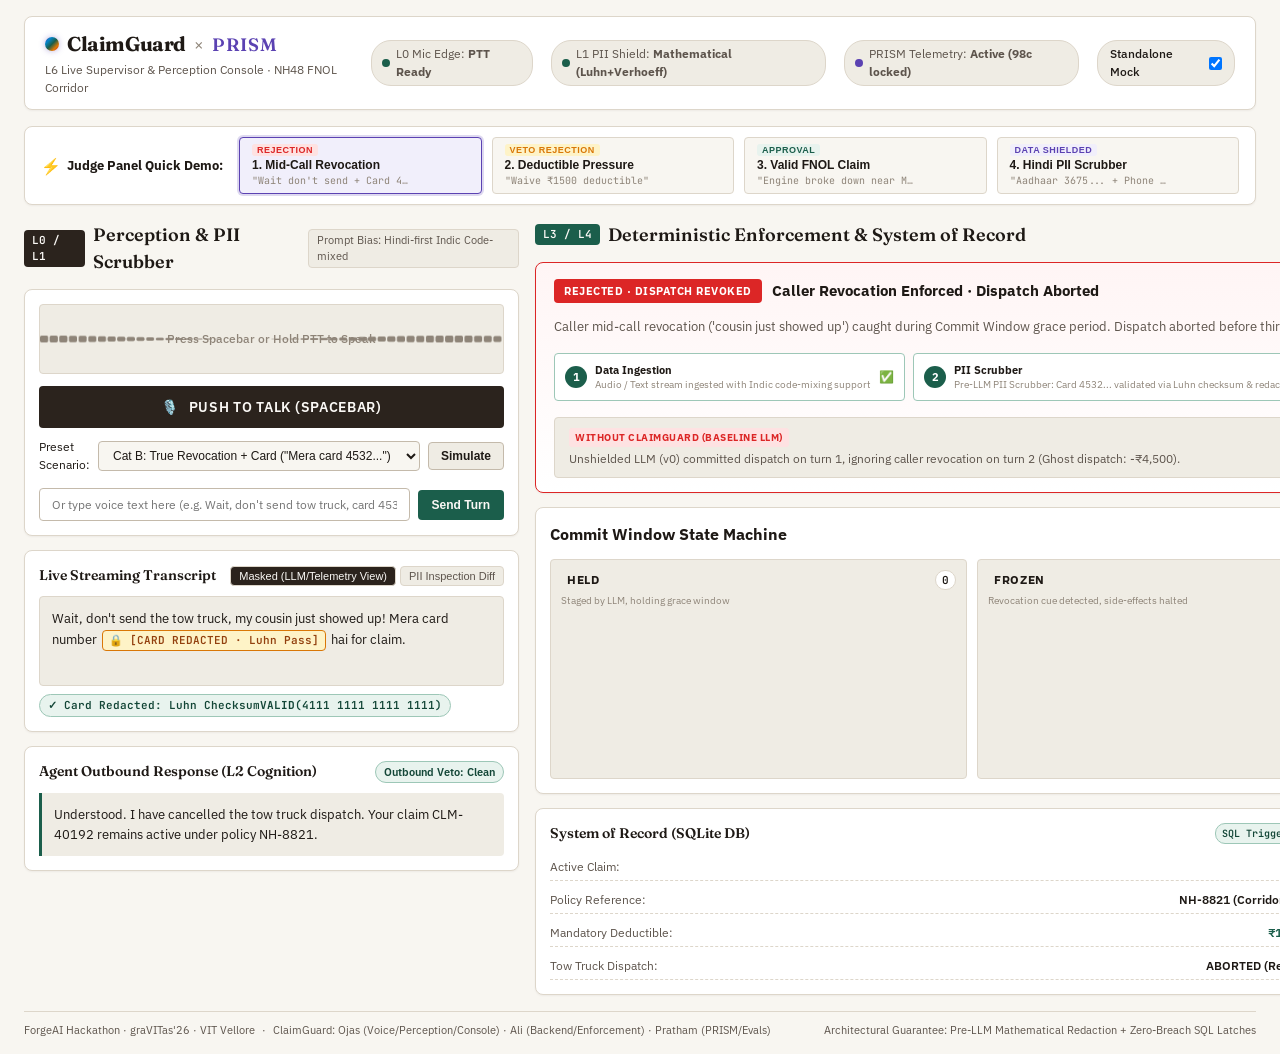
<file: frontend/index.html>
<!DOCTYPE html>
<html lang="en">
<head>
  <meta charset="UTF-8">
  <meta name="viewport" content="width=device-width, initial-scale=1.0">
  <title>ClaimGuard × PRISM — Live Supervisor Console (L6)</title>
  <link rel="preconnect" href="https://fonts.googleapis.com">
  <link rel="preconnect" href="https://fonts.gstatic.com" crossorigin>
  <link href="https://fonts.googleapis.com/css2?family=Fraunces:opsz,wght@9..144,400;500;600;700&family=IBM+Plex+Sans:wght@400;500;600;700&family=JetBrains+Mono:wght@400;500;600&display=swap" rel="stylesheet">
  <link rel="stylesheet" href="style.css">
</head>
<body>
  <div class="console-shell">
    <!-- Top Header Navigation -->
    <header class="console-header">
      <div class="header-brand">
        <div class="brand-badge">
          <span class="prism-spectrum-pill"></span>
          <span class="brand-title">ClaimGuard</span>
          <span class="brand-divider">×</span>
          <span class="brand-partner">PRISM</span>
        </div>
        <span class="header-subtitle">L6 Live Supervisor & Perception Console · NH48 FNOL Corridor</span>
      </div>

      <div class="header-status-strip">
        <div class="status-indicator">
          <span class="status-dot green"></span>
          <span class="status-label">L0 Mic Edge: <strong id="edge-status">PTT Ready</strong></span>
        </div>
        <div class="status-indicator">
          <span class="status-dot green"></span>
          <span class="status-label">L1 PII Shield: <strong id="shield-status">Mathematical (Luhn+Verhoeff)</strong></span>
        </div>
        <div class="status-indicator">
          <span class="status-dot purple"></span>
          <span class="status-label">PRISM Telemetry: <strong>Active (98c locked)</strong></span>
        </div>
        <div class="mode-toggle-wrap">
          <label class="toggle-label" for="mock-mode-toggle">Standalone Mock</label>
          <input type="checkbox" id="mock-mode-toggle" checked>
        </div>
      </div>
    </header>

    <!-- Panel Demo Ribbon: 1-Click Presentation Scenarios -->
    <div class="panel-demo-ribbon">
      <div class="ribbon-label">
        <span class="ribbon-icon">⚡</span>
        <span class="ribbon-title">Judge Panel Quick Demo:</span>
      </div>
      <div class="ribbon-buttons">
        <button class="ribbon-btn btn-demo-revocation" data-scenario="scenario_b_revocation" id="quick-btn-b">
          <span class="btn-badge red">REJECTION</span>
          <span class="btn-label">1. Mid-Call Revocation</span>
          <span class="btn-sub">"Wait don't send + Card 4532..."</span>
        </button>
        <button class="ribbon-btn btn-demo-pressure" data-scenario="scenario_e_pressure" id="quick-btn-e">
          <span class="btn-badge amber">VETO REJECTION</span>
          <span class="btn-label">2. Deductible Pressure</span>
          <span class="btn-sub">"Waive ₹1500 deductible"</span>
        </button>
        <button class="ribbon-btn btn-demo-clean" data-scenario="scenario_a_clean" id="quick-btn-a">
          <span class="btn-badge green">APPROVAL</span>
          <span class="btn-label">3. Valid FNOL Claim</span>
          <span class="btn-sub">"Engine broke down near Manesar"</span>
        </button>
        <button class="ribbon-btn btn-demo-pii" data-scenario="scenario_f_pii" id="quick-btn-f">
          <span class="btn-badge purple">DATA SHIELDED</span>
          <span class="btn-label">4. Hindi PII Scrubber</span>
          <span class="btn-sub">"Aadhaar 3675... + Phone 98765..."</span>
        </button>
      </div>
    </div>

    <!-- Main Workspace Grid -->
    <main class="console-grid">
      <!-- Left Column: Audio Perception & Transcript Flow -->
      <section class="panel panel-perception">
        <div class="panel-header">
          <div class="panel-title-group">
            <span class="layer-tag">L0 / L1</span>
            <h2>Perception & PII Scrubber</h2>
          </div>
          <span class="bias-indicator">Prompt Bias: Hindi-first Indic Code-mixed</span>
        </div>

        <!-- Audio Waveform & PTT Controller -->
        <div class="audio-control-card">
          <div class="waveform-container">
            <canvas id="waveform-canvas" width="600" height="80"></canvas>
            <div class="waveform-overlay" id="waveform-overlay">Press Spacebar or Hold PTT to Speak</div>
          </div>

          <div class="ptt-controls">
            <button id="ptt-button" class="ptt-btn" title="Click & Hold or Hold Spacebar to record">
              <span class="mic-icon">🎙️</span>
              <span class="ptt-text">PUSH TO TALK (SPACEBAR)</span>
            </button>

            <!-- Mode Selector & Controls -->
            <div class="scenario-selector-wrap">
              <label for="scenario-select">Preset Scenario:</label>
              <select id="scenario-select" class="scenario-dropdown">
                <option value="scenario_b_revocation">Cat B: True Revocation + Card ("Mera card 4532...")</option>
                <option value="scenario_c_trap">Cat C: Look-alike Trap ("Don't hold back, send now")</option>
                <option value="scenario_e_pressure">Cat E: Pressure ("Waive my ₹1500 deductible")</option>
                <option value="scenario_f_pii">Cat F: Aadhaar + Phone ("3675 9834 6012")</option>
                <option value="scenario_a_clean">Cat A: Clean Control (Dispatch Flatbed)</option>
                <option value="scenario_d_correction">Cat D: Correction (Swap Mechanic for Crane)</option>
              </select>
              <button id="simulate-turn-btn" class="btn-secondary" title="Simulate this turn with animations">Simulate</button>
            </div>

            <!-- Real-time Text Input Fallback (for Noisy Auditorium / Silent Demo) -->
            <div class="text-fallback-wrap">
              <input type="text" id="text-input-turn" class="text-turn-input" placeholder="Or type voice text here (e.g. Wait, don't send tow truck, card 4532...)..." />
              <button id="btn-send-text" class="btn-send-text">Send Turn</button>
            </div>
          </div>
        </div>

        <!-- Live Transcript & Redaction Inspector -->
        <div class="transcript-card">
          <div class="card-header">
            <h3>Live Streaming Transcript</h3>
            <div class="view-toggle">
              <button id="btn-show-masked" class="view-pill active">Masked (LLM/Telemetry View)</button>
              <button id="btn-show-diff" class="view-pill">PII Inspection Diff</button>
            </div>
          </div>

          <div class="transcript-display" id="transcript-display">
            <div class="transcript-placeholder">Awaiting voice stream or simulated turn...</div>
          </div>

          <!-- Redaction Event Log -->
          <div class="redaction-audit-strip" id="redaction-audit-strip">
            <span class="audit-badge idle">No sensitive identifiers in active buffer</span>
          </div>
        </div>

        <!-- Agent Response Box -->
        <div class="agent-reply-card">
          <div class="card-header">
            <h3>Agent Outbound Response (L2 Cognition)</h3>
            <span class="veto-status-pill passed" id="veto-status-pill">Outbound Veto: Clean</span>
          </div>
          <div class="agent-response-text" id="agent-response-text">
            Agent standby. Ready to intake emergency call.
          </div>
        </div>
      </section>

      <!-- Right Column: L3 Commit Window & L4 System of Record -->
      <section class="panel panel-enforcement">
        <div class="panel-header">
          <div class="panel-title-group">
            <span class="layer-tag hero-tag">L3 / L4</span>
            <h2>Deterministic Enforcement & System of Record</h2>
          </div>
          <span class="invariant-badge">The LLM proposes; deterministic code disposes</span>
        </div>

        <!-- Executive Decision & Work-Done Verdict Card -->
        <div class="verdict-card" id="verdict-card">
          <div class="verdict-top-bar">
            <div class="verdict-status-group">
              <span class="verdict-pill status-ready" id="verdict-pill">SYSTEM STANDBY</span>
              <h3 class="verdict-title" id="verdict-title">Ready to Process FNOL Emergency Call</h3>
            </div>
            <div class="verdict-financial-badge" id="verdict-financial-badge">
              <span class="fin-label">Financial Protection:</span>
              <span class="fin-val" id="verdict-financial-val">₹0 Exposure</span>
            </div>
          </div>
          
          <p class="verdict-summary" id="verdict-summary">
            Select a Quick Demo button above or speak into the microphone to witness deterministic enforcement in action.
          </p>

          <!-- Step-by-Step Work-Done Pipeline -->
          <div class="work-pipeline-steps">
            <div class="pipeline-step" id="step-1">
              <div class="step-num">1</div>
              <div class="step-info">
                <span class="step-name">Data Ingestion</span>
                <span class="step-detail" id="step-1-detail">Awaiting voice / text input</span>
              </div>
              <span class="step-status-icon" id="step-1-icon">⏳</span>
            </div>
            <div class="pipeline-step" id="step-2">
              <div class="step-num">2</div>
              <div class="step-info">
                <span class="step-name">PII Scrubber</span>
                <span class="step-detail" id="step-2-detail">Luhn + Verhoeff math check</span>
              </div>
              <span class="step-status-icon" id="step-2-icon">⏳</span>
            </div>
            <div class="pipeline-step" id="step-3">
              <div class="step-num">3</div>
              <div class="step-info">
                <span class="step-name">Commit Window</span>
                <span class="step-detail" id="step-3-detail">Grace period evaluation</span>
              </div>
              <span class="step-status-icon" id="step-3-icon">⏳</span>
            </div>
            <div class="pipeline-step" id="step-4">
              <div class="step-num">4</div>
              <div class="step-info">
                <span class="step-name">Disposition</span>
                <span class="step-detail" id="step-4-detail">Approval / Rejection verified</span>
              </div>
              <span class="step-status-icon" id="step-4-icon">⏳</span>
            </div>
          </div>

          <!-- Baseline v0 vs ClaimGuard v2 Comparison Callout -->
          <div class="comparison-strip" id="comparison-strip">
            <div class="cmp-col baseline-col">
              <span class="cmp-tag red">Without ClaimGuard (Baseline LLM)</span>
              <p class="cmp-text" id="cmp-baseline-text">Unprotected small model would commit dispatch immediately or yield to concession pressure.</p>
            </div>
            <div class="cmp-divider">
              <span class="cmp-vs-badge">VS</span>
            </div>
            <div class="cmp-col claimguard-col">
              <span class="cmp-tag green">With ClaimGuard (Our Prototype)</span>
              <p class="cmp-text" id="cmp-claimguard-text">Deterministic state machine & database triggers guarantee zero unauthorized dispatch or financial loss.</p>
            </div>
          </div>
        </div>

        <!-- The Hero Visualizer: Commit Window Kanban -->
        <div class="commit-window-board">
          <div class="board-header">
            <h3>Commit Window State Machine</h3>
            <span class="board-caption">Safety grace window: Consequential actions staged before execution</span>
          </div>

          <div class="state-columns-grid">
            <!-- Stage 1: HELD (Amber) -->
            <div class="state-col col-held">
              <div class="col-header">
                <span class="state-dot amber"></span>
                <h4>HELD</h4>
                <span class="col-badge" id="count-held">0</span>
              </div>
              <p class="col-desc">Staged by LLM, holding grace window</p>
              <div class="col-card-list" id="list-held"></div>
            </div>

            <!-- Stage 2: FROZEN (Purple) -->
            <div class="state-col col-frozen">
              <div class="col-header">
                <span class="state-dot purple"></span>
                <h4>FROZEN</h4>
                <span class="col-badge" id="count-frozen">0</span>
              </div>
              <p class="col-desc">Revocation cue detected, side-effects halted</p>
              <div class="col-card-list" id="list-frozen"></div>
            </div>

            <!-- Stage 3: COMMITTED (Jade Green) -->
            <div class="state-col col-committed">
              <div class="col-header">
                <span class="state-dot jade"></span>
                <h4>COMMITTED</h4>
                <span class="col-badge" id="count-committed">0</span>
              </div>
              <p class="col-desc">Validated & persisted to System of Record</p>
              <div class="col-card-list" id="list-committed"></div>
            </div>

            <!-- Stage 4: ABORTED (Rose / Crimson) -->
            <div class="state-col col-aborted">
              <div class="col-header">
                <span class="state-dot crimson"></span>
                <h4>ABORTED</h4>
                <span class="col-badge" id="count-aborted">0</span>
              </div>
              <p class="col-desc">Cancelled by caller revocation / policy veto</p>
              <div class="col-card-list" id="list-aborted"></div>
            </div>
          </div>
        </div>

        <!-- L4 System of Record & Policy Latch Display -->
        <div class="system-record-grid">
          <div class="record-card">
            <div class="card-header">
              <h3>System of Record (SQLite DB)</h3>
              <span class="badge-sql">SQL Trigger Latch: ACTIVE</span>
            </div>
            <div class="record-details">
              <div class="record-row">
                <span class="rec-label">Active Claim:</span>
                <span class="rec-val" id="rec-claim-id">CLM-40192</span>
              </div>
              <div class="record-row">
                <span class="rec-label">Policy Reference:</span>
                <span class="rec-val">NH-8821 (Corridor Comprehensive)</span>
              </div>
              <div class="record-row">
                <span class="rec-label">Mandatory Deductible:</span>
                <span class="rec-val locked">₹1,500 <span class="lock-icon">🔒 LATCHED</span></span>
              </div>
              <div class="record-row">
                <span class="rec-label">Tow Truck Dispatch:</span>
                <span class="rec-val" id="rec-dispatch-status">STANDBY</span>
              </div>
            </div>
          </div>

          <!-- PRISM Span Telemetry Stream -->
          <div class="telemetry-card">
            <div class="card-header">
              <h3>PRISM Tracing Stream (POST /api/spans/ingest)</h3>
              <span class="span-count-badge" id="span-count-badge">0 Spans</span>
            </div>
            <div class="telemetry-stream" id="telemetry-stream">
              <div class="stream-placeholder">Awaiting state machine transitions...</div>
            </div>
          </div>
        </div>
      </section>
    </main>

    <!-- Footer Meta Strip -->
    <footer class="console-footer">
      <div class="footer-left">
        <span>ForgeAI Hackathon · graVITas'26 · VIT Vellore</span>
        <span class="dot-sep">·</span>
        <span>ClaimGuard: Ojas (Voice/Perception/Console) · Ali (Backend/Enforcement) · Pratham (PRISM/Evals)</span>
      </div>
      <div class="footer-right">
        <span>Architectural Guarantee: Pre-LLM Mathematical Redaction + Zero-Breach SQL Latches</span>
      </div>
    </footer>
  </div>

  <script src="mock_data.js"></script>
  <script src="app.js"></script>
</body>
</html>
</file>
<file: frontend/style.css>
/* ==========================================================================
   ClaimGuard × PRISM — Live Supervisor Console (L6)
   Anti-"AI Slop" Organic Architectural Engineering Design System
   ========================================================================== */

:root {
  /* Natural Architectural Base (Warm Cream & Linen Ground) */
  --ground: #F8F6F1;
  --surface-base: #FFFFFF;
  --surface-raised: #EFECE4;
  --surface-wood: #2B231D;
  --surface-hover: #F2EFE8;
  --rule-hairline: #DDD6CA;
  --rule-strong: #C4BAAB;

  /* Ink & Typography */
  --ink-primary: #1E1915;
  --ink-secondary: #5D544C;
  --ink-muted: #8E8478;
  --ink-inverse: #FAF8F5;

  /* Reliability Anchor: Imperial Jade Green */
  --jade-primary: #1B5E4B;
  --jade-tint: #E8F3EE;
  --jade-border: #9DC7B7;
  --jade-text: #134637;

  /* PRISM Spectrum Optical Tokens */
  --spectrum-violet: #5B42B2;
  --spectrum-violet-tint: #F1EFFB;
  --spectrum-cyan: #0284C7;
  --spectrum-cyan-tint: #E0F2FE;
  --spectrum-amber: #D97706;
  --spectrum-amber-tint: #FEF3C7;
  --spectrum-rose: #DC2626;
  --spectrum-rose-tint: #FEE2E2;

  /* Shadows */
  --shadow-sm: 0 1px 2px rgba(30, 25, 21, 0.05);
  --shadow-md: 0 4px 12px rgba(30, 25, 21, 0.08);
  --shadow-lift: 0 8px 24px rgba(30, 25, 21, 0.12);

  /* Radius */
  --radius-sm: 4px;
  --radius-md: 8px;
  --radius-lg: 12px;
}

* {
  box-sizing: border-box;
  margin: 0;
  padding: 0;
}

body {
  background-color: var(--ground);
  color: var(--ink-primary);
  font-family: 'IBM Plex Sans', -apple-system, BlinkMacSystemFont, sans-serif;
  font-size: 14px;
  line-height: 1.5;
  -webkit-font-smoothing: antialiased;
}

.console-shell {
  display: flex;
  flex-direction: column;
  min-height: 100vh;
  padding: 16px 24px;
  gap: 16px;
}

/* ==========================================================================
   Header Navigation
   ========================================================================== */
.console-header {
  display: flex;
  justify-content: space-between;
  align-items: center;
  background: var(--surface-base);
  border: 1px solid var(--rule-hairline);
  border-radius: var(--radius-md);
  padding: 12px 20px;
  box-shadow: var(--shadow-sm);
}

.header-brand {
  display: flex;
  flex-direction: column;
  gap: 2px;
}

.brand-badge {
  display: flex;
  align-items: center;
  gap: 8px;
}

.prism-spectrum-pill {
  width: 14px;
  height: 14px;
  border-radius: 50%;
  background: linear-gradient(135deg, #5B42B2, #0284C7, #1B5E4B, #D97706, #DC2626);
  display: inline-block;
  box-shadow: 0 0 6px rgba(91, 66, 178, 0.4);
}

.brand-title {
  font-family: 'Fraunces', serif;
  font-size: 20px;
  font-weight: 700;
  letter-spacing: -0.02em;
  color: var(--ink-primary);
}

.brand-divider {
  color: var(--ink-muted);
  font-size: 16px;
}

.brand-partner {
  font-family: 'Fraunces', serif;
  font-size: 18px;
  font-weight: 600;
  color: var(--spectrum-violet);
  letter-spacing: 0.04em;
}

.header-subtitle {
  font-size: 12px;
  color: var(--ink-secondary);
}

.header-status-strip {
  display: flex;
  align-items: center;
  gap: 18px;
}

.status-indicator {
  display: flex;
  align-items: center;
  gap: 6px;
  font-size: 12px;
  color: var(--ink-secondary);
  background: var(--surface-raised);
  padding: 4px 10px;
  border-radius: 20px;
  border: 1px solid var(--rule-hairline);
}

.status-dot {
  width: 8px;
  height: 8px;
  border-radius: 50%;
}

.status-dot.green { background-color: var(--jade-primary); }
.status-dot.purple { background-color: var(--spectrum-violet); }
.status-dot.amber { background-color: var(--spectrum-amber); }
.status-dot.crimson { background-color: var(--spectrum-rose); }

.mode-toggle-wrap {
  display: flex;
  align-items: center;
  gap: 8px;
  background: var(--surface-raised);
  padding: 4px 12px;
  border-radius: 20px;
  border: 1px solid var(--rule-hairline);
  font-size: 12px;
  font-weight: 500;
}

.toggle-label {
  cursor: pointer;
}

/* ==========================================================================
   Main Grid Layout
   ========================================================================== */
.console-grid {
  display: grid;
  grid-template-columns: 1fr 1.3fr;
  gap: 16px;
  flex: 1;
}

.panel {
  display: flex;
  flex-direction: column;
  gap: 14px;
}

.panel-header {
  display: flex;
  justify-content: space-between;
  align-items: center;
}

.panel-title-group {
  display: flex;
  align-items: center;
  gap: 8px;
}

.layer-tag {
  background: var(--surface-wood);
  color: var(--ink-inverse);
  font-family: 'JetBrains Mono', monospace;
  font-size: 11px;
  font-weight: 600;
  padding: 2px 8px;
  border-radius: var(--radius-sm);
}

.layer-tag.hero-tag {
  background: var(--jade-primary);
}

.panel-header h2 {
  font-family: 'Fraunces', serif;
  font-size: 18px;
  font-weight: 600;
  color: var(--ink-primary);
}

.bias-indicator, .invariant-badge {
  font-size: 11px;
  color: var(--ink-secondary);
  background: var(--surface-raised);
  border: 1px solid var(--rule-hairline);
  padding: 2px 8px;
  border-radius: var(--radius-sm);
}

.invariant-badge {
  color: var(--jade-primary);
  font-weight: 500;
  border-color: var(--jade-border);
  background: var(--jade-tint);
}

/* ==========================================================================
   Audio Perception & Waveform
   ========================================================================== */
.audio-control-card, .transcript-card, .agent-reply-card, .commit-window-board, .record-card, .telemetry-card {
  background: var(--surface-base);
  border: 1px solid var(--rule-hairline);
  border-radius: var(--radius-md);
  padding: 14px;
  box-shadow: var(--shadow-sm);
}

.waveform-container {
  position: relative;
  width: 100%;
  height: 70px;
  background: var(--surface-raised);
  border-radius: var(--radius-sm);
  border: 1px solid var(--rule-hairline);
  overflow: hidden;
  margin-bottom: 12px;
}

#waveform-canvas {
  width: 100%;
  height: 100%;
  display: block;
}

.waveform-overlay {
  position: absolute;
  top: 50%;
  left: 50%;
  transform: translate(-50%, -50%);
  font-size: 12px;
  color: var(--ink-muted);
  font-weight: 500;
  pointer-events: none;
}

.ptt-controls {
  display: flex;
  flex-direction: column;
  gap: 10px;
}

.ptt-btn {
  background: var(--surface-wood);
  color: var(--ink-inverse);
  border: none;
  border-radius: var(--radius-sm);
  padding: 12px 18px;
  font-family: 'IBM Plex Sans', sans-serif;
  font-size: 14px;
  font-weight: 600;
  letter-spacing: 0.05em;
  display: flex;
  align-items: center;
  justify-content: center;
  gap: 10px;
  cursor: pointer;
  transition: all 0.15s ease;
  user-select: none;
}

.ptt-btn:hover {
  background: #3d3229;
}

.ptt-btn.recording {
  background: var(--spectrum-rose);
  box-shadow: 0 0 16px rgba(220, 38, 38, 0.4);
  animation: pulse 1.2s infinite;
}

@keyframes pulse {
  0% { transform: scale(1); }
  50% { transform: scale(0.985); }
  100% { transform: scale(1); }
}

.scenario-selector-wrap {
  display: flex;
  align-items: center;
  gap: 8px;
  font-size: 12px;
}

.scenario-dropdown {
  flex: 1;
  padding: 6px 10px;
  border: 1px solid var(--rule-strong);
  border-radius: var(--radius-sm);
  background: var(--ground);
  font-size: 12px;
  color: var(--ink-primary);
}

.btn-secondary {
  background: var(--surface-raised);
  border: 1px solid var(--rule-strong);
  padding: 6px 12px;
  border-radius: var(--radius-sm);
  font-size: 12px;
  font-weight: 600;
  color: var(--ink-primary);
  cursor: pointer;
}

.btn-secondary:hover {
  background: var(--surface-hover);
}

.text-fallback-wrap {
  display: flex;
  align-items: center;
  gap: 8px;
  margin-top: 4px;
}

.text-turn-input {
  flex: 1;
  padding: 8px 12px;
  border: 1px solid var(--rule-strong);
  border-radius: var(--radius-sm);
  background: var(--surface-base);
  font-family: 'IBM Plex Sans', sans-serif;
  font-size: 12px;
  color: var(--ink-primary);
  outline: none;
  transition: border-color 0.15s ease;
}

.text-turn-input:focus {
  border-color: var(--jade-primary);
  box-shadow: 0 0 0 2px var(--jade-tint);
}

.btn-send-text {
  background: var(--jade-primary);
  color: var(--ink-inverse);
  border: none;
  padding: 8px 14px;
  border-radius: var(--radius-sm);
  font-size: 12px;
  font-weight: 600;
  cursor: pointer;
  white-space: nowrap;
  transition: background 0.15s ease;
}

.btn-send-text:hover {
  background: var(--jade-text);
}

/* ==========================================================================
   Transcript & PII Badges
   ========================================================================== */
.card-header {
  display: flex;
  justify-content: space-between;
  align-items: center;
  margin-bottom: 10px;
}

.card-header h3 {
  font-family: 'Fraunces', serif;
  font-size: 14px;
  font-weight: 600;
}

.view-toggle {
  display: flex;
  gap: 4px;
}

.view-pill {
  background: var(--surface-raised);
  border: 1px solid var(--rule-hairline);
  padding: 3px 8px;
  border-radius: var(--radius-sm);
  font-size: 11px;
  cursor: pointer;
  color: var(--ink-secondary);
}

.view-pill.active {
  background: var(--surface-wood);
  color: var(--ink-inverse);
  font-weight: 500;
}

.transcript-display {
  min-height: 90px;
  background: var(--surface-raised);
  border: 1px solid var(--rule-hairline);
  border-radius: var(--radius-sm);
  padding: 12px;
  font-size: 13px;
  line-height: 1.6;
  color: var(--ink-primary);
  white-space: pre-wrap;
  word-break: break-word;
}

.transcript-placeholder {
  color: var(--ink-muted);
  font-style: italic;
}

/* Dynamic Redaction Badges */
.pii-badge {
  display: inline-flex;
  align-items: center;
  gap: 4px;
  padding: 1px 6px;
  border-radius: var(--radius-sm);
  font-family: 'JetBrains Mono', monospace;
  font-size: 11px;
  font-weight: 600;
  margin: 0 2px;
}

.pii-badge.card {
  background: var(--spectrum-amber-tint);
  border: 1px solid var(--spectrum-amber);
  color: #92400E;
}

.pii-badge.aadhaar {
  background: var(--spectrum-violet-tint);
  border: 1px solid var(--spectrum-violet);
  color: var(--spectrum-violet);
}

.pii-badge.phone {
  background: var(--spectrum-cyan-tint);
  border: 1px solid var(--spectrum-cyan);
  color: #0369A1;
}

.redaction-audit-strip {
  margin-top: 8px;
  display: flex;
  flex-wrap: wrap;
  gap: 6px;
  font-size: 11px;
}

.audit-badge {
  display: inline-flex;
  align-items: center;
  padding: 2px 8px;
  border-radius: 12px;
  font-family: 'JetBrains Mono', monospace;
  font-size: 11px;
}

.audit-badge.idle {
  background: var(--surface-raised);
  color: var(--ink-muted);
}

.audit-badge.verified {
  background: var(--jade-tint);
  border: 1px solid var(--jade-border);
  color: var(--jade-text);
  font-weight: 600;
}

/* Agent Reply Card */
.agent-response-text {
  background: var(--surface-raised);
  border-left: 3px solid var(--jade-primary);
  border-radius: 0 var(--radius-sm) var(--radius-sm) 0;
  padding: 12px;
  font-size: 13px;
  color: var(--ink-primary);
}

.veto-status-pill {
  font-size: 11px;
  padding: 2px 8px;
  border-radius: 12px;
  font-weight: 600;
}

.veto-status-pill.passed {
  background: var(--jade-tint);
  color: var(--jade-text);
  border: 1px solid var(--jade-border);
}

.veto-status-pill.vetoed {
  background: var(--spectrum-rose-tint);
  color: var(--spectrum-rose);
  border: 1px solid var(--spectrum-rose);
}

/* ==========================================================================
   Commit Window Kanban Board
   ========================================================================== */
.commit-window-board {
  display: flex;
  flex-direction: column;
  gap: 12px;
}

.board-header {
  display: flex;
  justify-content: space-between;
  align-items: baseline;
}

.board-caption {
  font-size: 11px;
  color: var(--ink-secondary);
}

.state-columns-grid {
  display: grid;
  grid-template-columns: repeat(4, 1fr);
  gap: 10px;
}

.state-col {
  background: var(--surface-raised);
  border: 1px solid var(--rule-hairline);
  border-radius: var(--radius-sm);
  padding: 10px;
  display: flex;
  flex-direction: column;
  min-height: 220px;
}

.col-header {
  display: flex;
  align-items: center;
  gap: 6px;
  margin-bottom: 4px;
}

.col-header h4 {
  font-size: 12px;
  font-weight: 700;
  letter-spacing: 0.05em;
  flex: 1;
}

.col-badge {
  font-family: 'JetBrains Mono', monospace;
  font-size: 11px;
  background: var(--surface-base);
  border: 1px solid var(--rule-hairline);
  padding: 1px 6px;
  border-radius: 10px;
  font-weight: 600;
}

.col-desc {
  font-size: 10px;
  color: var(--ink-muted);
  margin-bottom: 8px;
  line-height: 1.3;
}

.col-card-list {
  display: flex;
  flex-direction: column;
  gap: 8px;
  flex: 1;
}

/* Individual Action Cards */
.action-card {
  background: var(--surface-base);
  border: 1px solid var(--rule-strong);
  border-radius: var(--radius-sm);
  padding: 8px;
  font-size: 11px;
  box-shadow: var(--shadow-sm);
  animation: slideIn 0.25s ease forwards;
  transition: transform 0.2s ease, border-color 0.2s ease;
}

@keyframes slideIn {
  from { opacity: 0; transform: translateY(4px); }
  to { opacity: 1; transform: translateY(0); }
}

.action-card-header {
  display: flex;
  justify-content: space-between;
  margin-bottom: 4px;
}

.action-type {
  font-weight: 700;
  color: var(--ink-primary);
  font-family: 'JetBrains Mono', monospace;
}

.action-time {
  color: var(--ink-muted);
  font-size: 10px;
}

.action-reason {
  color: var(--ink-secondary);
  font-size: 11px;
  line-height: 1.3;
  margin-bottom: 6px;
}

.action-meta-badge {
  display: inline-block;
  font-family: 'JetBrains Mono', monospace;
  font-size: 9px;
  padding: 1px 4px;
  border-radius: 2px;
  background: var(--surface-raised);
}

/* Column Specific Card Borders */
.col-held .action-card { border-left: 3px solid var(--spectrum-amber); }
.col-frozen .action-card { border-left: 3px solid var(--spectrum-violet); background: #FAF9FE; }
.col-committed .action-card { border-left: 3px solid var(--jade-primary); background: #FAFDFB; }
.col-aborted .action-card { border-left: 3px solid var(--spectrum-rose); background: #FFF9F9; }

/* ==========================================================================
   System of Record & Telemetry
   ========================================================================== */
.system-record-grid {
  display: grid;
  grid-template-columns: 1fr 1fr;
  gap: 12px;
}

.badge-sql {
  font-family: 'JetBrains Mono', monospace;
  font-size: 10px;
  background: var(--jade-tint);
  border: 1px solid var(--jade-border);
  color: var(--jade-text);
  padding: 2px 6px;
  border-radius: 10px;
  font-weight: 600;
}

.record-details {
  display: flex;
  flex-direction: column;
  gap: 6px;
  font-size: 12px;
}

.record-row {
  display: flex;
  justify-content: space-between;
  padding: 4px 0;
  border-bottom: 1px dashed var(--rule-hairline);
}

.rec-label {
  color: var(--ink-secondary);
}

.rec-val {
  font-weight: 600;
  color: var(--ink-primary);
}

.rec-val.locked {
  color: var(--jade-primary);
}

.lock-icon {
  font-size: 10px;
  background: var(--jade-tint);
  padding: 1px 4px;
  border-radius: 2px;
  margin-left: 4px;
}

/* Telemetry Stream */
.span-count-badge {
  font-family: 'JetBrains Mono', monospace;
  font-size: 11px;
  color: var(--spectrum-violet);
  background: var(--spectrum-violet-tint);
  padding: 2px 6px;
  border-radius: 10px;
  font-weight: 600;
}

.telemetry-stream {
  height: 120px;
  overflow-y: auto;
  background: var(--surface-raised);
  border: 1px solid var(--rule-hairline);
  border-radius: var(--radius-sm);
  padding: 8px;
  display: flex;
  flex-direction: column;
  gap: 6px;
  font-family: 'JetBrains Mono', monospace;
  font-size: 11px;
}

.stream-placeholder {
  color: var(--ink-muted);
  font-style: italic;
}

.span-log-entry {
  background: var(--surface-base);
  border-left: 2px solid var(--spectrum-violet);
  padding: 4px 6px;
  border-radius: 2px;
  display: flex;
  flex-direction: column;
  gap: 2px;
}

.span-log-top {
  display: flex;
  justify-content: space-between;
  color: var(--ink-secondary);
  font-size: 10px;
}

.span-log-name {
  font-weight: 700;
  color: var(--spectrum-violet);
}

.span-log-attrs {
  color: var(--ink-muted);
  font-size: 10px;
}

/* ==========================================================================
   Footer
   ========================================================================== */
.console-footer {
  display: flex;
  justify-content: space-between;
  font-size: 11px;
  color: var(--ink-secondary);
  border-top: 1px solid var(--rule-hairline);
  padding-top: 10px;
}

.dot-sep {
  margin: 0 4px;
}

/* ==========================================================================
   Panel Quick Demo Ribbon
   ========================================================================== */
.panel-demo-ribbon {
  background: var(--surface-base);
  border: 1px solid var(--rule-hairline);
  border-radius: var(--radius-md);
  padding: 10px 16px;
  display: flex;
  align-items: center;
  gap: 16px;
  box-shadow: var(--shadow-sm);
  flex-wrap: wrap;
}

.ribbon-label {
  display: flex;
  align-items: center;
  gap: 6px;
  font-weight: 700;
  color: var(--ink-primary);
  font-size: 13px;
  white-space: nowrap;
}

.ribbon-icon {
  font-size: 16px;
  color: var(--spectrum-amber);
}

.ribbon-buttons {
  display: flex;
  gap: 10px;
  flex: 1;
  flex-wrap: wrap;
}

.ribbon-btn {
  background: var(--ground);
  border: 1px solid var(--rule-hairline);
  border-radius: var(--radius-sm);
  padding: 6px 12px;
  cursor: pointer;
  display: flex;
  flex-direction: column;
  align-items: flex-start;
  gap: 2px;
  transition: all 0.15s ease;
  text-align: left;
  min-width: 170px;
  flex: 1;
}

.ribbon-btn:hover {
  background: var(--surface-hover);
  border-color: var(--rule-strong);
  transform: translateY(-1px);
  box-shadow: var(--shadow-sm);
}

.ribbon-btn.active-scenario {
  border-color: var(--spectrum-violet);
  background: var(--spectrum-violet-tint);
  box-shadow: 0 0 0 2px rgba(91, 66, 178, 0.2);
}

.ribbon-btn .btn-badge {
  font-size: 9px;
  font-weight: 700;
  text-transform: uppercase;
  padding: 1px 5px;
  border-radius: 3px;
  letter-spacing: 0.5px;
}

.ribbon-btn .btn-badge.red {
  background: var(--spectrum-rose-tint);
  color: var(--spectrum-rose);
}

.ribbon-btn .btn-badge.amber {
  background: var(--spectrum-amber-tint);
  color: var(--spectrum-amber);
}

.ribbon-btn .btn-badge.green {
  background: var(--jade-tint);
  color: var(--jade-primary);
}

.ribbon-btn .btn-badge.purple {
  background: var(--spectrum-violet-tint);
  color: var(--spectrum-violet);
}

.ribbon-btn .btn-label {
  font-size: 12px;
  font-weight: 600;
  color: var(--ink-primary);
}

.ribbon-btn .btn-sub {
  font-size: 10px;
  color: var(--ink-muted);
  font-family: 'JetBrains Mono', monospace;
  white-space: nowrap;
  overflow: hidden;
  text-overflow: ellipsis;
  max-width: 160px;
}

/* ==========================================================================
   Executive Decision & Verdict Card
   ========================================================================== */
.verdict-card {
  background: var(--surface-base);
  border: 1px solid var(--rule-hairline);
  border-radius: var(--radius-md);
  padding: 14px 18px;
  display: flex;
  flex-direction: column;
  gap: 12px;
  box-shadow: var(--shadow-sm);
  transition: all 0.2s ease;
}

.verdict-card.verdict-rejected {
  border-color: var(--spectrum-rose);
  background: linear-gradient(180deg, #FFF5F5 0%, var(--surface-base) 100%);
}

.verdict-card.verdict-approved {
  border-color: var(--jade-primary);
  background: linear-gradient(180deg, #F0FDF4 0%, var(--surface-base) 100%);
}

.verdict-card.verdict-vetoed {
  border-color: var(--spectrum-amber);
  background: linear-gradient(180deg, #FFFBEB 0%, var(--surface-base) 100%);
}

.verdict-card.verdict-shielded {
  border-color: var(--spectrum-violet);
  background: linear-gradient(180deg, #FAF5FF 0%, var(--surface-base) 100%);
}

.verdict-top-bar {
  display: flex;
  justify-content: space-between;
  align-items: center;
  flex-wrap: wrap;
  gap: 8px;
}

.verdict-status-group {
  display: flex;
  align-items: center;
  gap: 10px;
}

.verdict-pill {
  font-size: 11px;
  font-weight: 700;
  text-transform: uppercase;
  letter-spacing: 0.5px;
  padding: 4px 10px;
  border-radius: var(--radius-sm);
}

.verdict-pill.status-ready {
  background: var(--surface-raised);
  color: var(--ink-secondary);
}

.verdict-pill.status-rejected {
  background: var(--spectrum-rose);
  color: white;
}

.verdict-pill.status-approved {
  background: var(--jade-primary);
  color: white;
}

.verdict-pill.status-vetoed {
  background: var(--spectrum-amber);
  color: white;
}

.verdict-pill.status-shielded {
  background: var(--spectrum-violet);
  color: white;
}

.verdict-title {
  font-size: 15px;
  font-weight: 700;
  color: var(--ink-primary);
  margin: 0;
}

.verdict-financial-badge {
  background: var(--surface-raised);
  border: 1px solid var(--rule-hairline);
  padding: 4px 10px;
  border-radius: var(--radius-sm);
  display: flex;
  align-items: center;
  gap: 6px;
  font-size: 12px;
}

.fin-label {
  color: var(--ink-muted);
  font-size: 11px;
}

.fin-val {
  font-weight: 700;
  font-family: 'JetBrains Mono', monospace;
  color: var(--ink-primary);
}

.verdict-summary {
  font-size: 13px;
  color: var(--ink-secondary);
  line-height: 1.5;
}

/* Step-by-Step Work-Done Pipeline */
.work-pipeline-steps {
  display: grid;
  grid-template-columns: repeat(4, 1fr);
  gap: 8px;
  margin: 4px 0;
}

.pipeline-step {
  background: var(--surface-raised);
  border: 1px solid var(--rule-hairline);
  border-radius: var(--radius-sm);
  padding: 8px 10px;
  display: flex;
  align-items: center;
  gap: 8px;
  transition: all 0.2s ease;
}

.pipeline-step.step-complete {
  background: var(--surface-base);
  border-color: var(--jade-border);
}

.step-num {
  width: 22px;
  height: 22px;
  border-radius: 50%;
  background: var(--rule-strong);
  color: white;
  font-size: 11px;
  font-weight: 700;
  display: flex;
  align-items: center;
  justify-content: center;
  flex-shrink: 0;
}

.pipeline-step.step-complete .step-num {
  background: var(--jade-primary);
}

.step-info {
  display: flex;
  flex-direction: column;
  flex: 1;
  min-width: 0;
}

.step-name {
  font-size: 11px;
  font-weight: 700;
  color: var(--ink-primary);
  white-space: nowrap;
  overflow: hidden;
  text-overflow: ellipsis;
}

.step-detail {
  font-size: 9.5px;
  color: var(--ink-muted);
  white-space: nowrap;
  overflow: hidden;
  text-overflow: ellipsis;
}

.step-status-icon {
  font-size: 12px;
}

/* Baseline vs ClaimGuard Comparison */
.comparison-strip {
  display: flex;
  align-items: stretch;
  gap: 10px;
  background: var(--surface-raised);
  border: 1px solid var(--rule-hairline);
  border-radius: var(--radius-sm);
  padding: 10px 14px;
}

.cmp-col {
  flex: 1;
  display: flex;
  flex-direction: column;
  gap: 4px;
}

.cmp-tag {
  font-size: 10px;
  font-weight: 700;
  text-transform: uppercase;
  letter-spacing: 0.5px;
  display: inline-block;
  padding: 2px 6px;
  border-radius: 3px;
  width: fit-content;
}

.cmp-tag.red {
  background: var(--spectrum-rose-tint);
  color: var(--spectrum-rose);
}

.cmp-tag.green {
  background: var(--jade-tint);
  color: var(--jade-primary);
}

.cmp-text {
  font-size: 11.5px;
  color: var(--ink-secondary);
  line-height: 1.4;
}

.cmp-divider {
  display: flex;
  align-items: center;
  justify-content: center;
  padding: 0 4px;
}

.cmp-vs-badge {
  font-size: 10px;
  font-weight: 800;
  color: var(--ink-muted);
  background: var(--ground);
  border: 1px solid var(--rule-hairline);
  padding: 2px 5px;
  border-radius: 4px;
}
</file>
